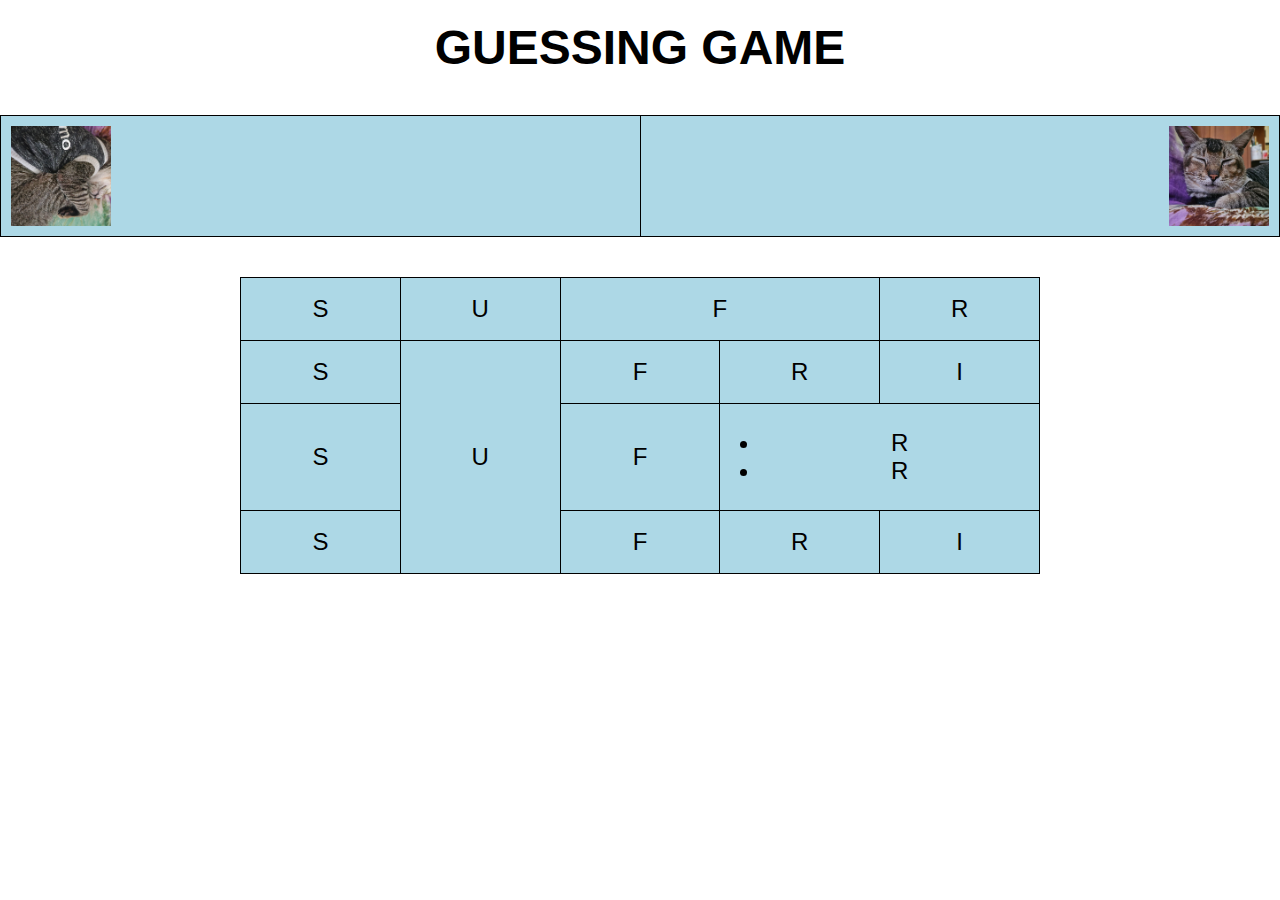
<file: Desktop/SEM 4/SSE3308-2 Web Dev/Lab 1a/index.html>
<!DOCTYPE html>
<html lang="en">
<head>
    <meta charset="UTF-8">
    <meta name="viewport" content="width=device-width, initial-scale=1.0">
    <title>Guessing Game</title>
    <style>
        body {
            margin: 0;
            font-family: Arial, sans-serif;
            display: flex;
            flex-direction: column;
            align-items: center;
            min-height: 100vh;
            padding: 0;
        }
        h1 {
            font-size: 3em;
            text-align: center;
            margin: 20px 0;
        }
        .pictures-table {
            width: 100%;
            border-collapse: collapse;
            margin: 20px 0;
            background-color: #add8e6; /* Light blue color for the pictures table */
        }
        .pictures-table td {
            width: 50%;
            padding: 10px;
            border: 1px solid black;
            background-color: #add8e6; /* Light blue color for cells */
        }
        .pictures-table img {
            width: 100px;
            height: 100px;
            object-fit: cover;
        }
        .puzzle-table {
            border-collapse: collapse;
            margin: 20px 0;
            width: 100%;
            max-width: 800px;
            background-color: #add8e6;
        }
        .puzzle-table td {
            width: 20%;
            height: 60px;
            border: 1px solid black;
            text-align: center;
            font-size: 24px;
            background-color: #add8e6;
        }
    </style>
</head>
<body>
    <h1>GUESSING GAME</h1>
    <table class="pictures-table" align="center" border="1" cellspacing="0" cellpadding="10">
        <tr>
            <td width="1000" height="10">
                <a href="image/gimocurl.jpeg">
                    <img align="left" src="image/gimocurl.jpeg" width="100" height="100">
                </a>
            </td>
            <td width="1000" height="10">
                <a href="image/gimoosquint.jpeg">
                    <img align="right" src="image/gimoosquint.jpeg" width="100" height="100">
                </a>
            </td>
        </tr>
    </table>
    <table class="puzzle-table">
        <tr>
            <td>S</td>
            <td>U</td>
            <td colspan="2">F</td>
            <td>R</td>
        </tr>
        <tr>
            <td>S</td>
            <td rowspan="4">U</td>
            <td>F</td>
            <td>R</td>
            <td>I</td>
        </tr>
        <tr>
            <td rowspan="2">S</td>
            <td rowspan="2">F</td>
            <td colspan="2"><ul>
                <li>R</li>
                <li>R</li>
              </ul>
            </td>
        </tr>
        <tr>
            </ul>
            </td>
        </tr>
        <tr>
            <td>S</td>
            <td>F</td>
            <td>R</td>
            <td>I</td>
        </tr>
    </table>
</body>
</html> 

<!-- --5x5 table: -->
<!-- row 1; S, U, F (takes 2 block merged),R -->
<!-- row 2; S, U (merge with bottom row until row 5), F, R, I -->
<!-- row 3; S (merge with bottom row one), f (merger with bottomm row until row 4), -->
<!-- row 4;  -->
<!-- row 5; S -->
</file>
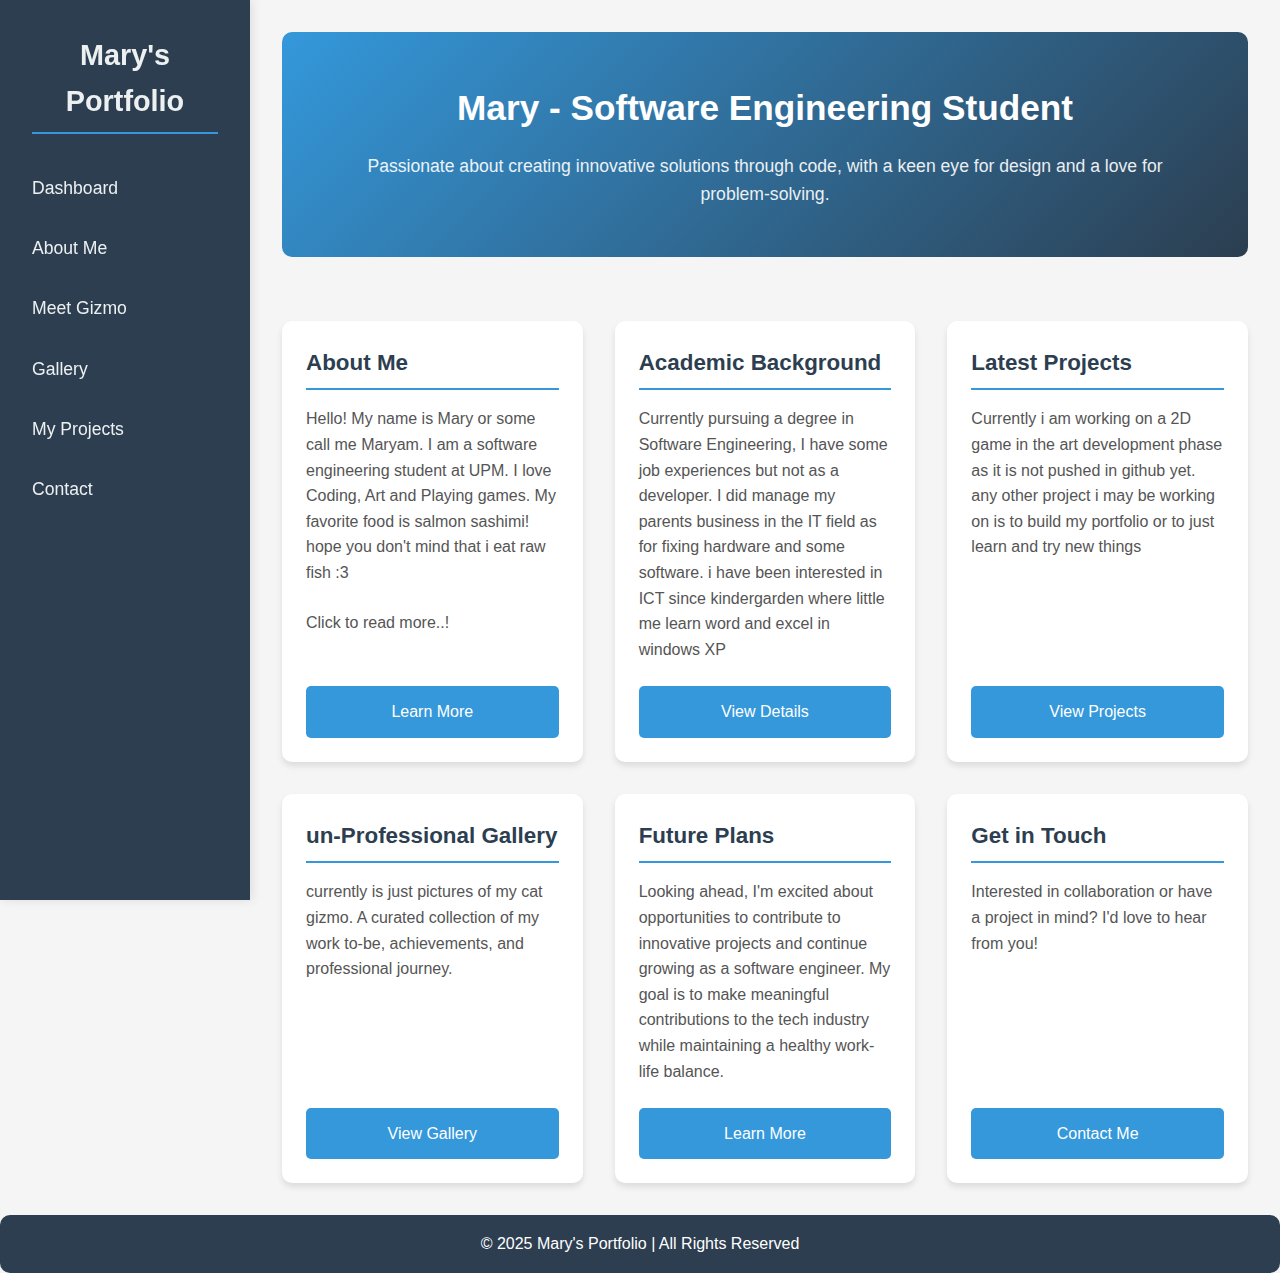
<file: Desktop/SEM 4/SSE3308-2 Web Dev/Lab 2/index.html>
<!DOCTYPE html>
<html lang="en">
<head>
    <meta charset="UTF-8">
    <meta name="viewport" content="width=device-width, initial-scale=1.0">
    <title>Mary's Portfolio - Software Engineering Student</title>
    <link rel="stylesheet" href="styles.css">
</head>
<body>
    <div class="sidebar">
        <h1>Mary's Portfolio</h1>
        <nav>
            <ul>
                <li><a href="index.html">Dashboard</a></li>
                <li><a href="about.html">About Me</a></li>
                <li><a href="gizmo.html">Meet Gizmo</a></li>
                <li><a href="gallery.html">Gallery</a></li>
                <li><a href="projects.html">My Projects</a></li>
                <li><a href="contact.html">Contact</a></li>
            </ul>
        </nav>
    </div>

    <div class="main-content">
        <div class="hero-section">
            <div class="hero-content">
                <h2>Mary - Software Engineering Student</h2>
                <p class="positioning-statement">Passionate about creating innovative solutions through code, with a keen eye for design and a love for problem-solving.</p>
            </div>
        </div>

        <div class="dashboard-grid">
            <div class="dashboard-card">
                <h3>About Me</h3>
                <p> Hello! My name is Mary or some call me Maryam. I am a software engineering student at UPM. I love Coding, Art and Playing games. My favorite food is salmon sashimi! hope you don't mind that i eat raw fish :3</p>
                <p> Click to read more..! </p>
                
                <a href="about.html" class="button">Learn More</a>
            </div>

            <div class="dashboard-card">
                <h3>Academic Background</h3>
                <p>Currently pursuing a degree in Software Engineering, I have some job experiences but not as a developer. I did manage my parents business in the IT field as for fixing hardware and some software. i have been interested in ICT since kindergarden where little me learn word and excel in windows XP </p>
                <a href="about.html#academic" class="button">View Details</a>
            </div>

            <div class="dashboard-card">
                <h3>Latest Projects</h3>
                <p>Currently i am working on a 2D game in the art development phase as it is not pushed in github yet. any other project i may be working on is to build my portfolio or to just learn and try new things</p>
                <a href="projects.html" class="button">View Projects</a>
            </div>

            <div class="dashboard-card">
                <h3>un-Professional Gallery</h3>
                <p>currently is just pictures of my cat gizmo. A curated collection of my work to-be, achievements, and professional journey.</p>
                <a href="gallery.html" class="button">View Gallery</a>
            </div>

            <div class="dashboard-card">
                <h3>Future Plans</h3>
                <p>Looking ahead, I'm excited about opportunities to contribute to innovative projects and continue growing as a software engineer. My goal is to make meaningful contributions to the tech industry while maintaining a healthy work-life balance.</p>
                <a href="about.html#future" class="button">Learn More</a>
            </div>

            <div class="dashboard-card">
                <h3>Get in Touch</h3>
                <p>Interested in collaboration or have a project in mind? I'd love to hear from you!</p>
                <a href="contact.html" class="button">Contact Me</a>
            </div>
        </div>
    </div>

    <footer>
        <p>&copy; 2025 Mary's Portfolio | All Rights Reserved</p>
    </footer>
</body>
</html>
</file>
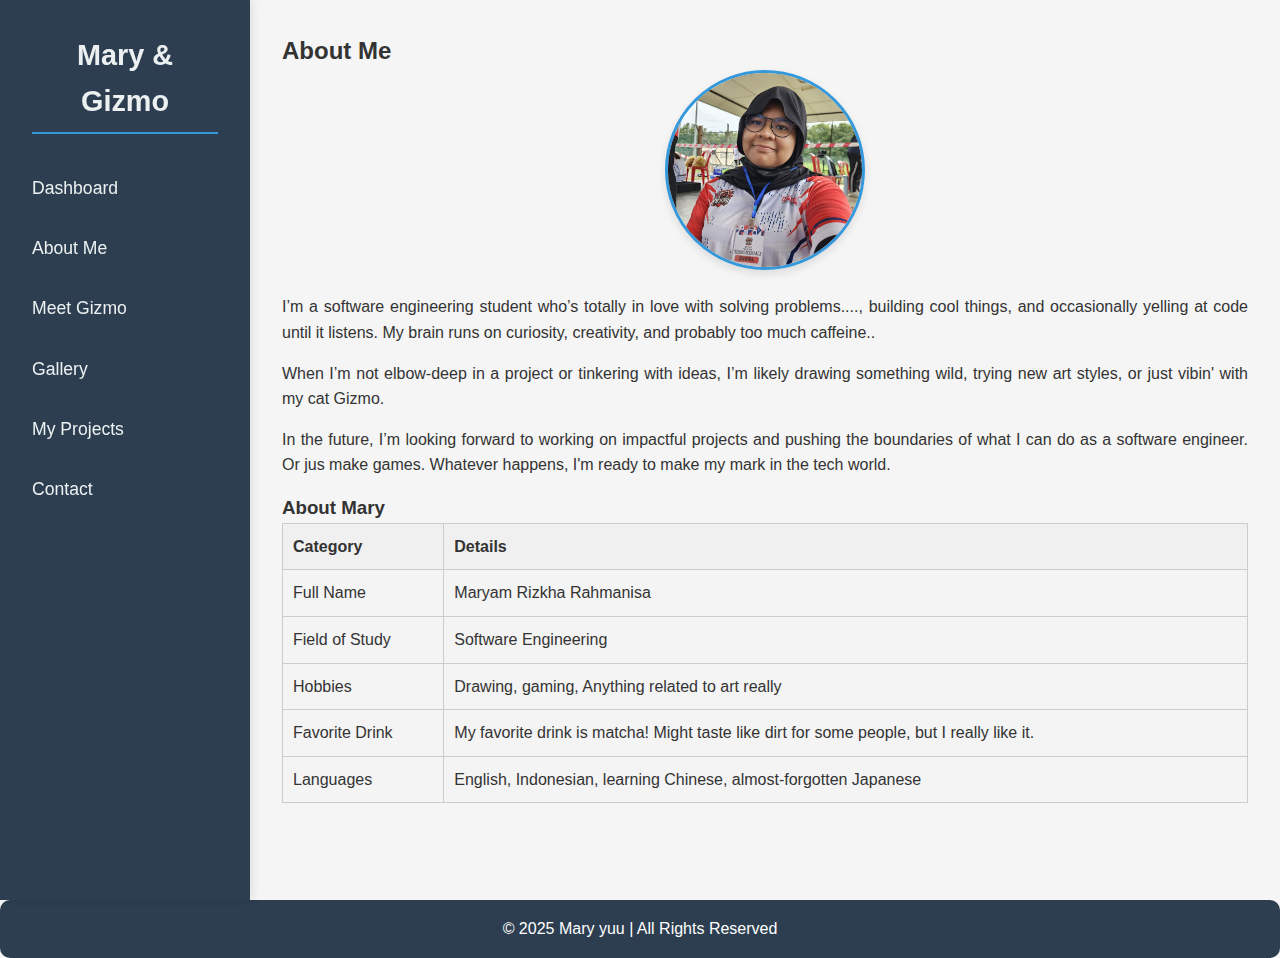
<file: Desktop/SEM 4/SSE3308-2 Web Dev/Lab 2/about.html>
<!DOCTYPE html>
<html lang="en">
<head>
    <meta charset="UTF-8">
    <meta name="viewport" content="width=device-width, initial-scale=1.0">
    <title>About Me - Mary & Gizmo</title>
    <link rel="stylesheet" href="styles.css">
</head>
<body>
    <div class="sidebar">
        <h1>Mary & Gizmo</h1>
        <nav>
            <ul>
                <li><a href="index.html">Dashboard</a></li>
                <li><a href="about.html">About Me</a></li>
                <li><a href="gizmo.html">Meet Gizmo</a></li>
                <li><a href="gallery.html">Gallery</a></li>
                <li><a href="projects.html">My Projects</a></li>
                <li><a href="contact.html">Contact</a></li>
            </ul>
        </nav>
    </div>

    <div class="main-content">
        <section id="about">
            <h2>About Me</h2>
            
            <div class="profile-section">
                <div class="profile-image">
                    <img src="image/Profile.jpeg" alt="Mary's Profile Picture">
                </div>
                
                <div class="profile-intro">
                    <p style="margin-bottom: 15px;">I’m a software engineering student who’s totally in love with solving problems...., building cool things, and occasionally yelling at code until it listens. My brain runs on curiosity, creativity, and probably too much caffeine..</p>
                    
                    <p style="margin-bottom: 15px;">When I’m not elbow-deep in a project or tinkering with ideas, I’m likely drawing something wild, trying new art styles, or just vibin' with my cat Gizmo.</p>
                    
                    <p style="margin-bottom: 15px;">In the future, I’m looking forward to working on impactful projects and pushing the boundaries of what I can do as a software engineer. Or jus make games. Whatever happens, I'm ready to make my mark in the tech world.</p>
                </div>
            </div>

            <div class="about-info">
                <h3>About Mary</h3>
                <table>
                    <tr>
                        <th>Category</th>
                        <th>Details</th>
                    </tr>
                    <tr>
                        <td>Full Name</td>
                        <td>Maryam Rizkha Rahmanisa</td>
                    </tr>
                    <tr>
                        <td>Field of Study</td>
                        <td>Software Engineering </td>
                    </tr>
                    <tr>
                        <td>Hobbies</td>
                        <td>Drawing, gaming, Anything related to art really</td>
                    </tr>
                    <tr>
                        <td>Favorite Drink</td>
                        <td>My favorite drink is matcha! Might taste like dirt for some people, but I really like it.</td>
                    </tr>
                    <tr>
                        <td>Languages</td>
                        <td>English, Indonesian, learning Chinese, almost-forgotten Japanese</td>
                    </tr>
                </table>
                
            </div>
        </section>
    </div>

    <footer>
        <p>&copy; 2025 Mary yuu | All Rights Reserved</p>
    </footer>
</body>
</html>
</file>
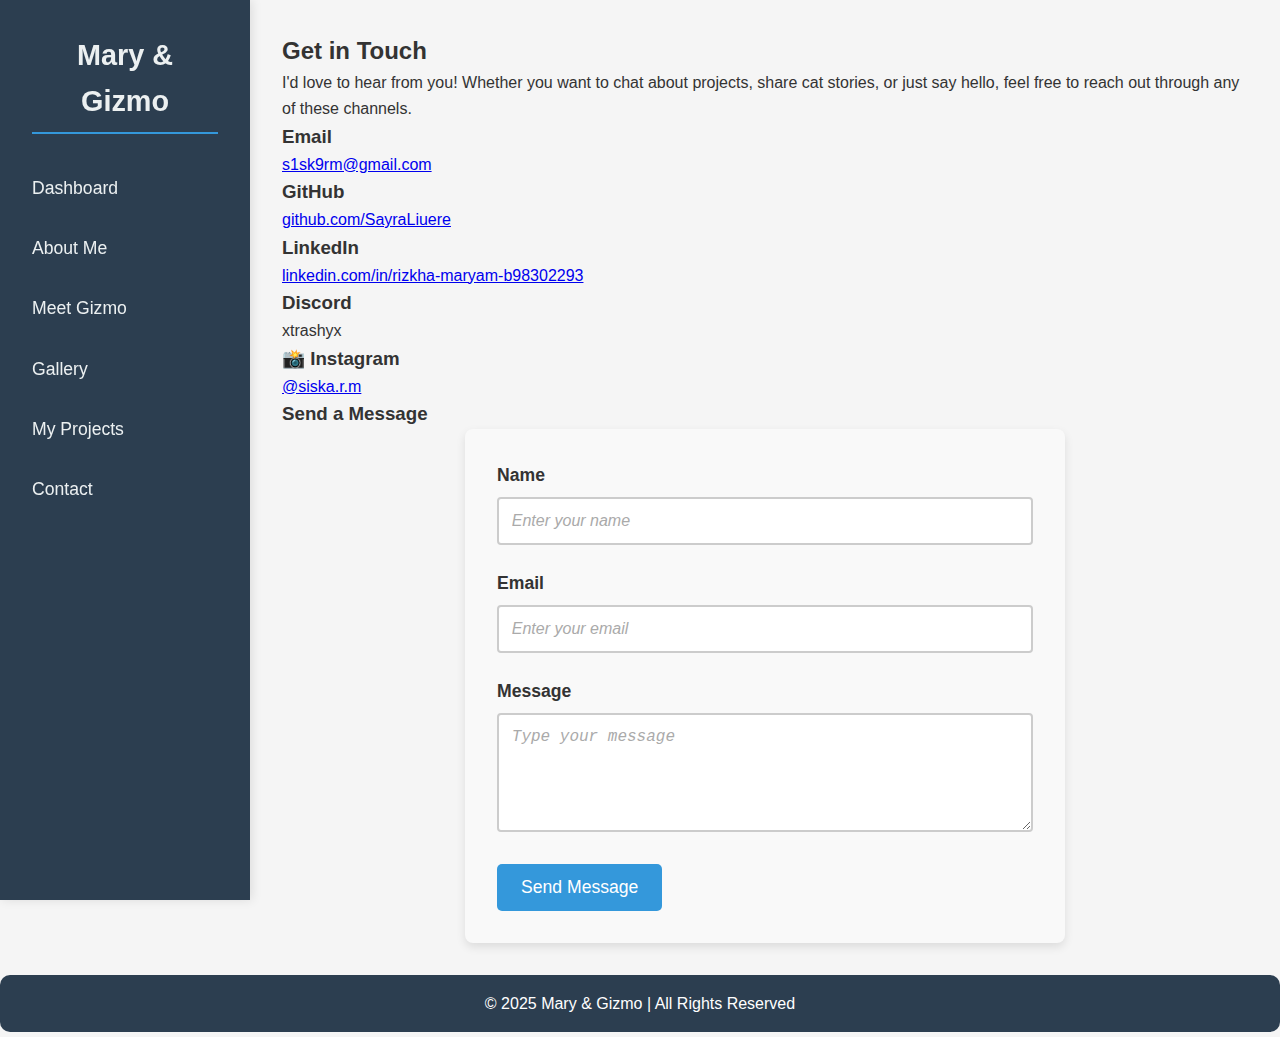
<file: Desktop/SEM 4/SSE3308-2 Web Dev/Lab 2/contact.html>
<!DOCTYPE html>
<html lang="en">
<head>
    <meta charset="UTF-8">
    <meta name="viewport" content="width=device-width, initial-scale=1.0">
    <title>Contact - Mary & Gizmo</title>
    <link rel="stylesheet" href="styles.css">
</head>
<body>
    <div class="sidebar">
        <h1>Mary & Gizmo</h1>
        <nav>
            <ul>
                <li><a href="index.html">Dashboard</a></li>
                <li><a href="about.html">About Me</a></li>
                <li><a href="gizmo.html">Meet Gizmo</a></li>
                <li><a href="gallery.html">Gallery</a></li>
                <li><a href="projects.html">My Projects</a></li>
                <li><a href="contact.html">Contact</a></li>
            </ul>
        </nav>
    </div>

    <div class="main-content">
        <section id="contact">
            <h2>Get in Touch</h2>
            <div class="contact-intro">
                <p>I'd love to hear from you! Whether you want to chat about projects, share cat stories, or just say hello, feel free to reach out through any of these channels.</p>
            </div>

            <div class="contact-info">
                <div class="contact-card">
                    <h3> Email</h3>
                    <p><a href="mailto:s1sk9rm@gmail.com">s1sk9rm@gmail.com</a></p>
                </div>

                <div class="contact-card">
                    <h3> GitHub</h3>
                    <p><a href="https://github.com/SayraLiuere" target="_blank">github.com/SayraLiuere</a></p>
                </div>

                <div class="contact-card">
                    <h3> LinkedIn</h3>
                    <p><a href="https://linkedin.com/in/rizkha-maryam-b98302293" target="_blank">linkedin.com/in/rizkha-maryam-b98302293</a></p>
                </div>

                <div class="contact-card">
                    <h3> Discord</h3>
                    <p>xtrashyx</p>
                </div>

                <div class="contact-card">
                    <h3>📸 Instagram</h3>
                    <p><a href="https://instagram.com/siska.r.m" target="_blank">@siska.r.m</a></p>
                </div>
            </div>

            <div class="contact-form">
                <h3>Send a Message</h3>
                <form>
                    <div class="form-group">
                        <label for="name">Name</label>
                        <input type="text" id="name" name="name" required placeholder="Enter your name">
                    </div>
                    <div class="form-group">
                        <label for="email">Email</label>
                        <input type="email" id="email" name="email" required placeholder="Enter your email">
                    </div>
                    <div class="form-group">
                        <label for="message">Message</label>
                        <textarea id="message" name="message" rows="5" required placeholder="Type your message"></textarea>
                    </div>
                    <button type="submit" class="button">Send Message</button>
                </form>
                
            </div>
        </section>
    </div>

    <footer>
        <p>&copy; 2025 Mary & Gizmo | All Rights Reserved</p>
    </footer>
</body>
</html>
</file>
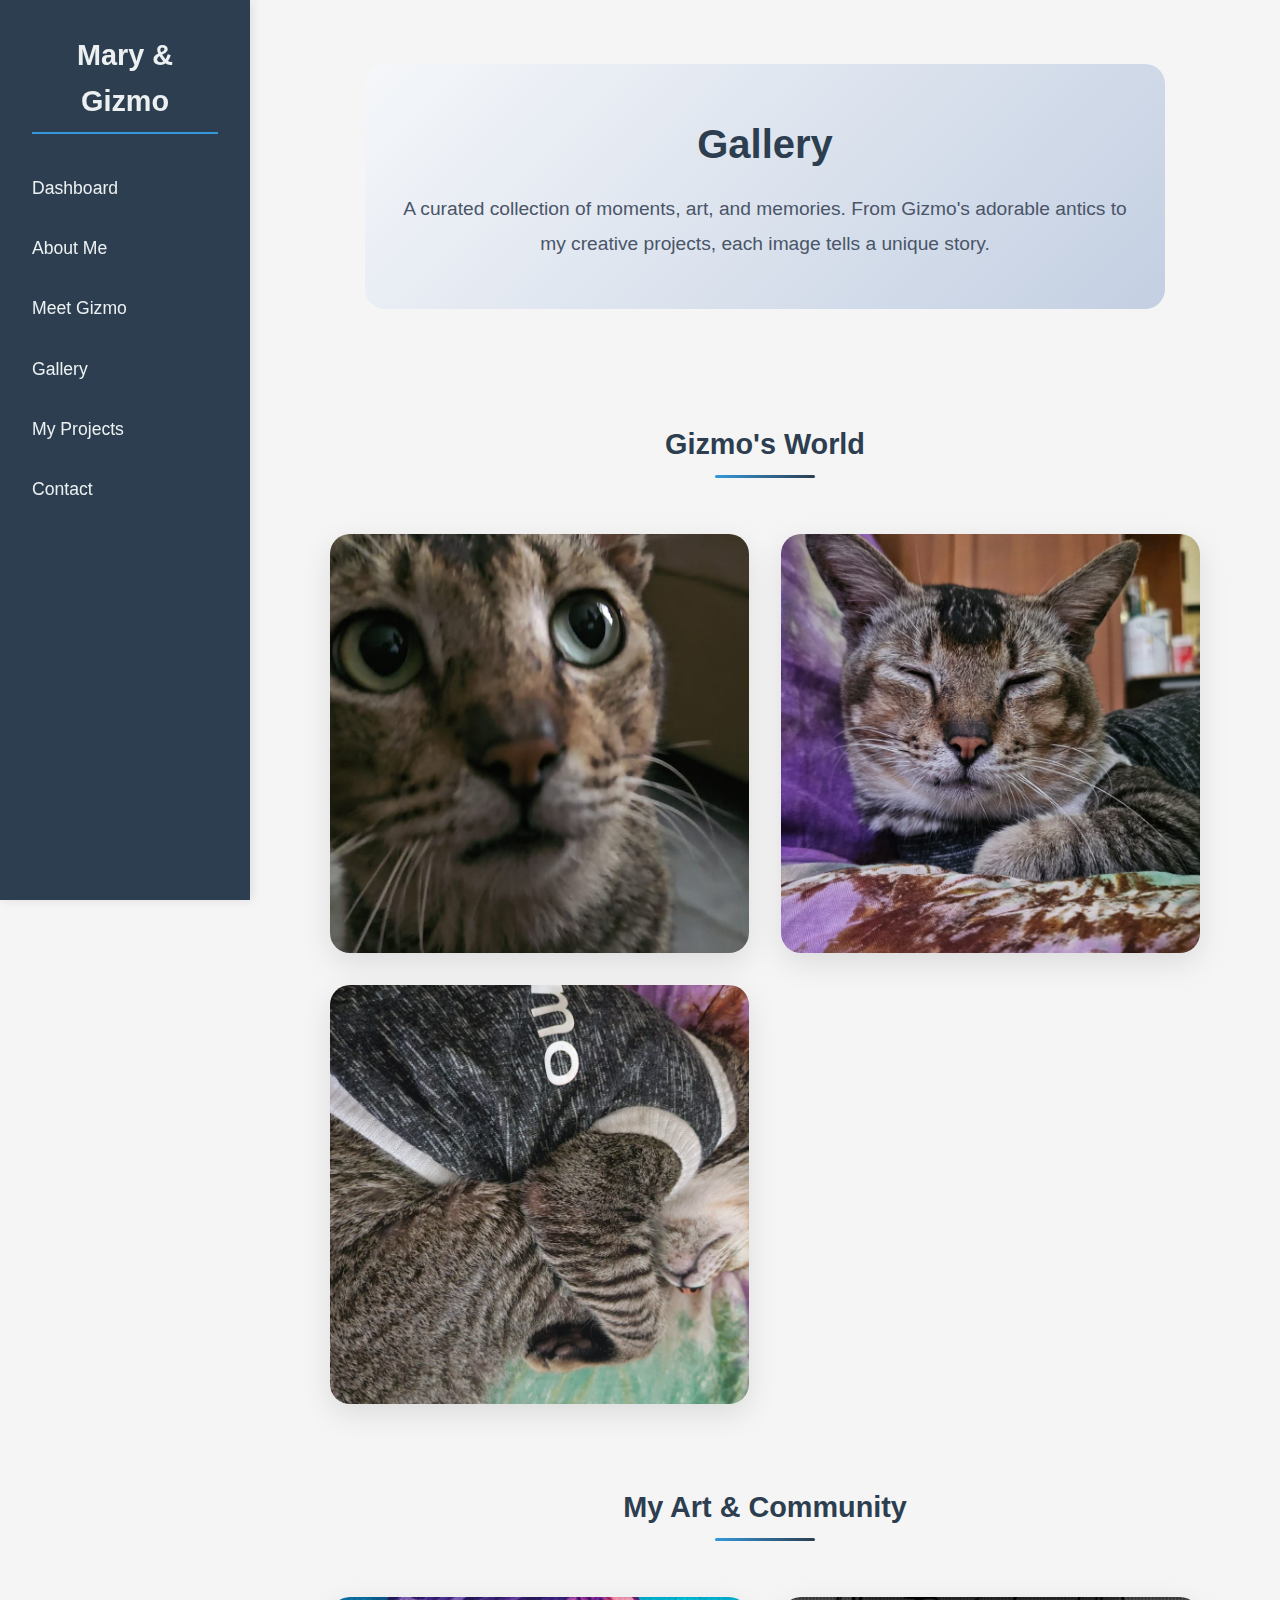
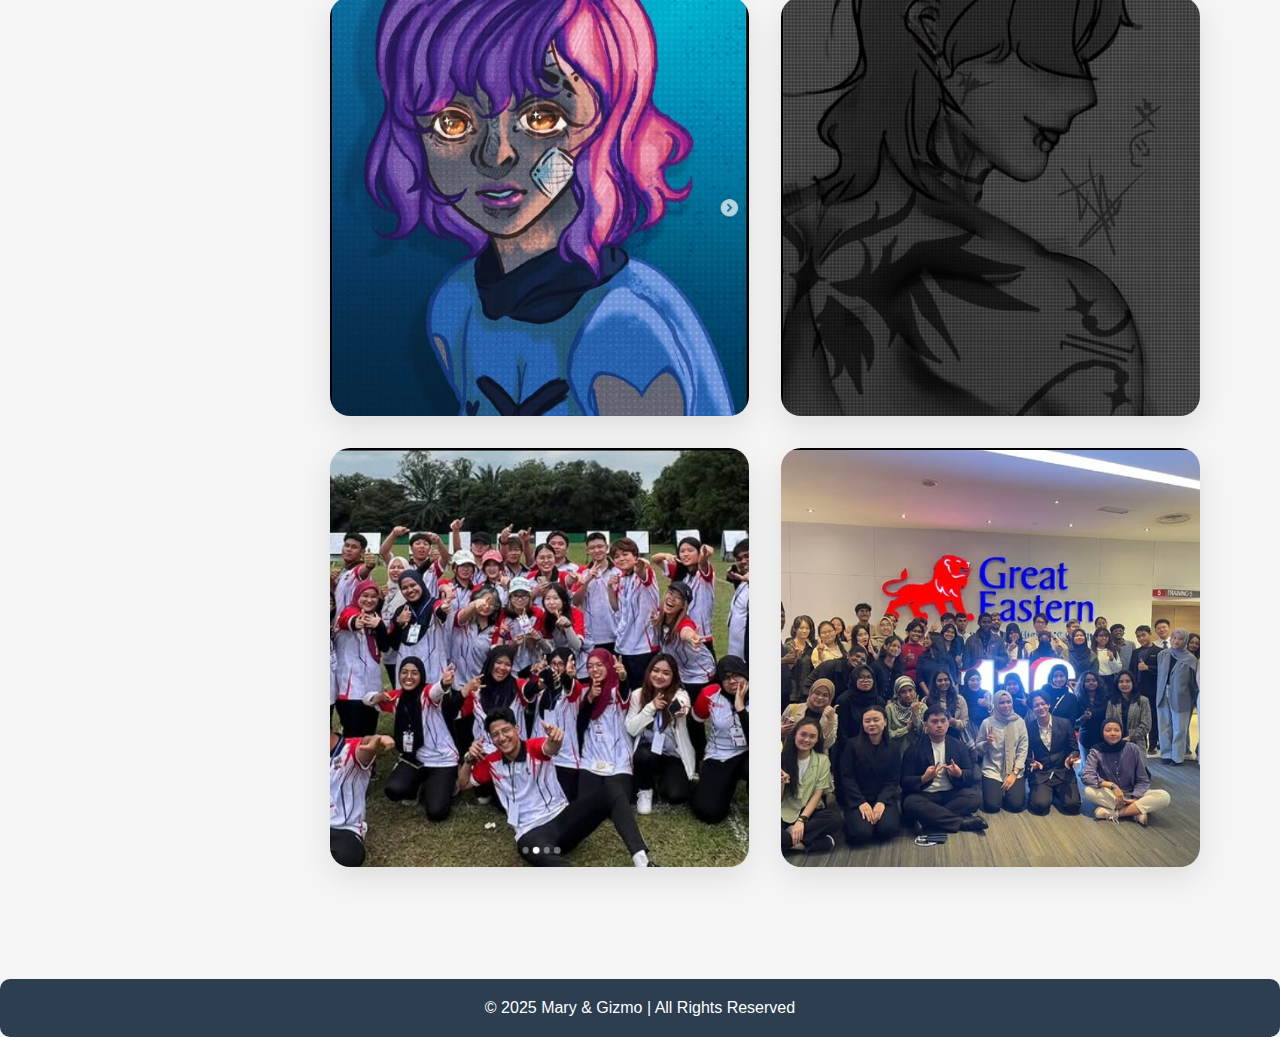
<file: Desktop/SEM 4/SSE3308-2 Web Dev/Lab 2/gallery.html>
<!DOCTYPE html>
<html lang="en">
<head>
    <meta charset="UTF-8">
    <meta name="viewport" content="width=device-width, initial-scale=1.0">
    <title>Gallery - Mary & Gizmo</title>
    <link rel="stylesheet" href="styles.css">
    <style>
        .gallery-container {
            max-width: 1400px;
            margin: 0 auto;
            padding: 2rem;
        }

        .gallery-intro {
            text-align: center;
            padding: 3rem 2rem;
            max-width: 800px;
            margin: 0 auto;
            background: linear-gradient(135deg, #f5f7fa 0%, #c3cfe2 100%);
            border-radius: 20px;
            margin-bottom: 3rem;
        }

        .gallery-intro h2 {
            font-size: 2.5rem;
            color: #2c3e50;
            margin-bottom: 1rem;
            font-weight: 600;
        }

        .gallery-intro p {
            font-size: 1.2rem;
            color: #4a5568;
            line-height: 1.8;
        }

        .gallery-grid {
            display: grid;
            grid-template-columns: repeat(auto-fit, minmax(300px, 1fr));
            gap: 2rem;
            padding: 1rem;
        }

        .gallery-item {
            position: relative;
            overflow: hidden;
            border-radius: 20px;
            box-shadow: 0 10px 30px rgba(0, 0, 0, 0.1);
            transition: all 0.4s cubic-bezier(0.4, 0, 0.2, 1);
            aspect-ratio: 1;
            background: #fff;
        }

        .gallery-item:hover {
            transform: translateY(-10px) scale(1.02);
            box-shadow: 0 20px 40px rgba(0, 0, 0, 0.15);
        }

        .gallery-item img {
            width: 100%;
            height: 100%;
            object-fit: cover;
            transition: transform 0.6s cubic-bezier(0.4, 0, 0.2, 1);
        }

        .gallery-item:hover img {
            transform: scale(1.1);
        }

        .gallery-caption {
            position: absolute;
            bottom: 0;
            left: 0;
            right: 0;
            background: linear-gradient(to top, rgba(0,0,0,0.8), transparent);
            color: white;
            padding: 2rem 1rem 1rem;
            transform: translateY(100%);
            transition: transform 0.4s cubic-bezier(0.4, 0, 0.2, 1);
            text-align: center;
        }

        .gallery-item:hover .gallery-caption {
            transform: translateY(0);
        }

        .gallery-caption p {
            margin: 0;
            font-size: 1.1rem;
            font-weight: 500;
            text-shadow: 1px 1px 3px rgba(0,0,0,0.3);
        }

        .category-title {
            grid-column: 1 / -1;
            text-align: center;
            margin: 3rem 0 1rem;
            color: #2c3e50;
            font-size: 1.8rem;
            font-weight: 600;
            position: relative;
        }

        .category-title::after {
            content: '';
            display: block;
            width: 100px;
            height: 3px;
            background: linear-gradient(to right, #3498db, #2c3e50);
            margin: 0.5rem auto;
            border-radius: 3px;
        }

        @media (max-width: 768px) {
            .gallery-grid {
                grid-template-columns: 1fr;
                gap: 1.5rem;
                padding: 0.5rem;
            }

            .gallery-intro {
                padding: 2rem 1rem;
                margin-bottom: 2rem;
            }

            .gallery-intro h2 {
                font-size: 2rem;
            }
        }
    </style>
</head>
<body>
    <div class="sidebar">
        <h1>Mary & Gizmo</h1>
        <nav>
            <ul>
                <li><a href="index.html">Dashboard</a></li>
                <li><a href="about.html">About Me</a></li>
                <li><a href="gizmo.html">Meet Gizmo</a></li>
                <li><a href="gallery.html">Gallery</a></li>
                <li><a href="projects.html">My Projects</a></li>
                <li><a href="contact.html">Contact</a></li>
            </ul>
        </nav>
    </div>

    <div class="main-content">
        <div class="gallery-container">
            <div class="gallery-intro">
                <h2>Gallery</h2>
                <p>A curated collection of moments, art, and memories. From Gizmo's adorable antics to my creative projects, each image tells a unique story.</p>
            </div>

            <div class="gallery-grid">
                <h3 class="category-title">Gizmo's World</h3>
                <div class="gallery-item">
                    <img src="image/gimohuh.jpeg" alt="Gizmo's curious face">
                    <div class="gallery-caption">
                        <p>Gizmo's curious face</p>
                    </div>
                </div>
                <div class="gallery-item">
                    <img src="image/gimoosquint.jpeg" alt="Gizmo Squinting">
                    <div class="gallery-caption">
                        <p>Gizmo's squinty eyes</p>
                    </div>
                </div>
                <div class="gallery-item">
                    <img src="image/gimocurl.jpeg" alt="Gizmo Curled Up">
                    <div class="gallery-caption">
                        <p>Gizmo taking a cozy nap</p>
                    </div>
                </div>

                <h3 class="category-title">My Art & Community</h3>
                <div class="gallery-item">
                    <img src="image/art1.jpg" alt="Art Project 1">
                    <div class="gallery-caption">
                        <p>Creative Expression - One of my favorite</p>
                    </div>
                </div>
                <div class="gallery-item">
                    <img src="image/art2.jpg" alt="Art Project 2">
                    <div class="gallery-caption">
                        <p>Artistic Journey - Exploring new techniques and styles black and white</p>
                    </div>
                </div>
                <div class="gallery-item">
                    <img src="image/arch1.jpg" alt="Archery Project">
                    <div class="gallery-caption">
                        <p>FUN Archery </p>
                    </div>
                </div>
                <div class="gallery-item">
                    <img src="image/Takaful.jpg" alt="Great Eastern Takaful Project">
                    <div class="gallery-caption">
                        <p>Project Takaful view what they do</p>
                    </div>
                </div>
            </div>
        </div>
    </div>

    <footer>
        <p>&copy; 2025 Mary & Gizmo | All Rights Reserved</p>
    </footer>
</body>
</html>
</file>
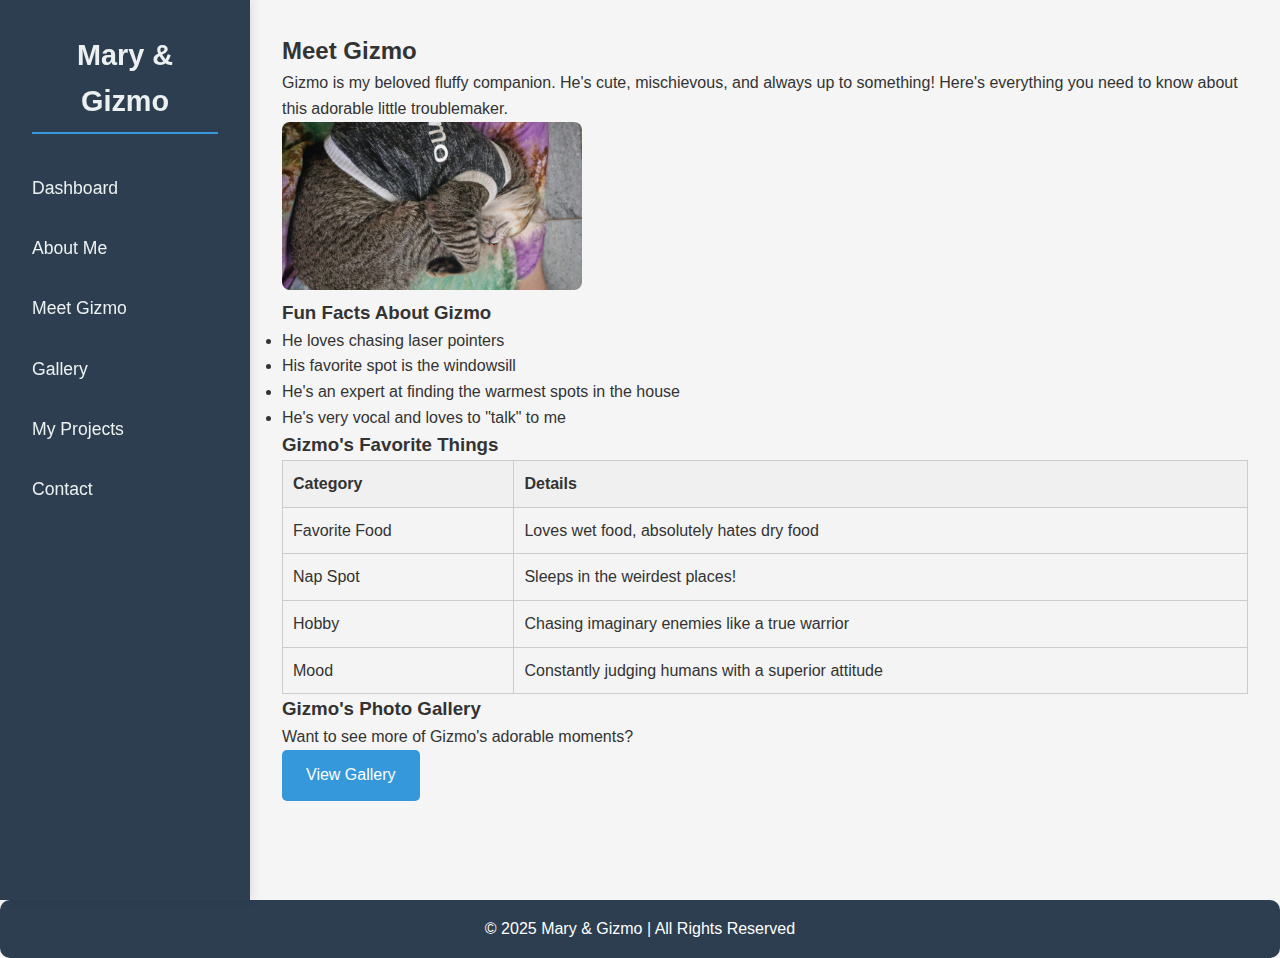
<file: Desktop/SEM 4/SSE3308-2 Web Dev/Lab 2/gizmo.html>
<!DOCTYPE html>
<html lang="en">
<head>
    <meta charset="UTF-8">
    <meta name="viewport" content="width=device-width, initial-scale=1.0">
    <title>Meet Gizmo - Mary & Gizmo</title>
    <link rel="stylesheet" href="styles.css">
</head>
<body>
    <div class="sidebar">
        <h1>Mary & Gizmo</h1>
        <nav>
            <ul>
                <li><a href="index.html">Dashboard</a></li>
                <li><a href="about.html">About Me</a></li>
                <li><a href="gizmo.html">Meet Gizmo</a></li>
                <li><a href="gallery.html">Gallery</a></li>
                <li><a href="projects.html">My Projects</a></li>
                <li><a href="contact.html">Contact</a></li>
            </ul>
        </nav>
    </div>

    <div class="main-content">
        <section id="gizmo">
            <h2>Meet Gizmo</h2>
            <div class="gizmo-intro">
                <p>Gizmo is my beloved fluffy companion. He's cute, mischievous, and always up to something! Here's everything you need to know about this adorable little troublemaker.</p>
                <div class="center-image">
                    <img src="image/gimocurl.jpeg" alt="Gizmo the cat" width="300">
                </div>
            </div>

            <div class="gizmo-info">
                <h3>Fun Facts About Gizmo</h3>
                <ul>
                    <li>He loves chasing laser pointers</li>
                    <li>His favorite spot is the windowsill</li>
                    <li>He's an expert at finding the warmest spots in the house</li>
                    <li>He's very vocal and loves to "talk" to me</li>
                </ul>
            </div>

            <div class="gizmo-favorites">
                <h3>Gizmo's Favorite Things</h3>
                <table>
                    <tr>
                        <th>Category</th>
                        <th>Details</th>
                    </tr>
                    <tr>
                        <td>Favorite Food</td>
                        <td>Loves wet food, absolutely hates dry food </td>
                    </tr>
                    <tr>
                        <td>Nap Spot</td>
                        <td>Sleeps in the weirdest places! </td>
                    </tr>
                    <tr>
                        <td>Hobby</td>
                        <td>Chasing imaginary enemies like a true warrior </td>
                    </tr>
                    <tr>
                        <td>Mood</td>
                        <td>Constantly judging humans with a superior attitude </td>
                    </tr>
                </table>
            </div>

            <div class="gallery-preview">
                <h3>Gizmo's Photo Gallery</h3>
                <p>Want to see more of Gizmo's adorable moments?</p>
                <a href="gallery.html" class="button">View Gallery</a>
            </div>
        </section>
    </div>

    <footer>
        <p>&copy; 2025 Mary & Gizmo | All Rights Reserved</p>
    </footer>
</body>
</html>
</file>
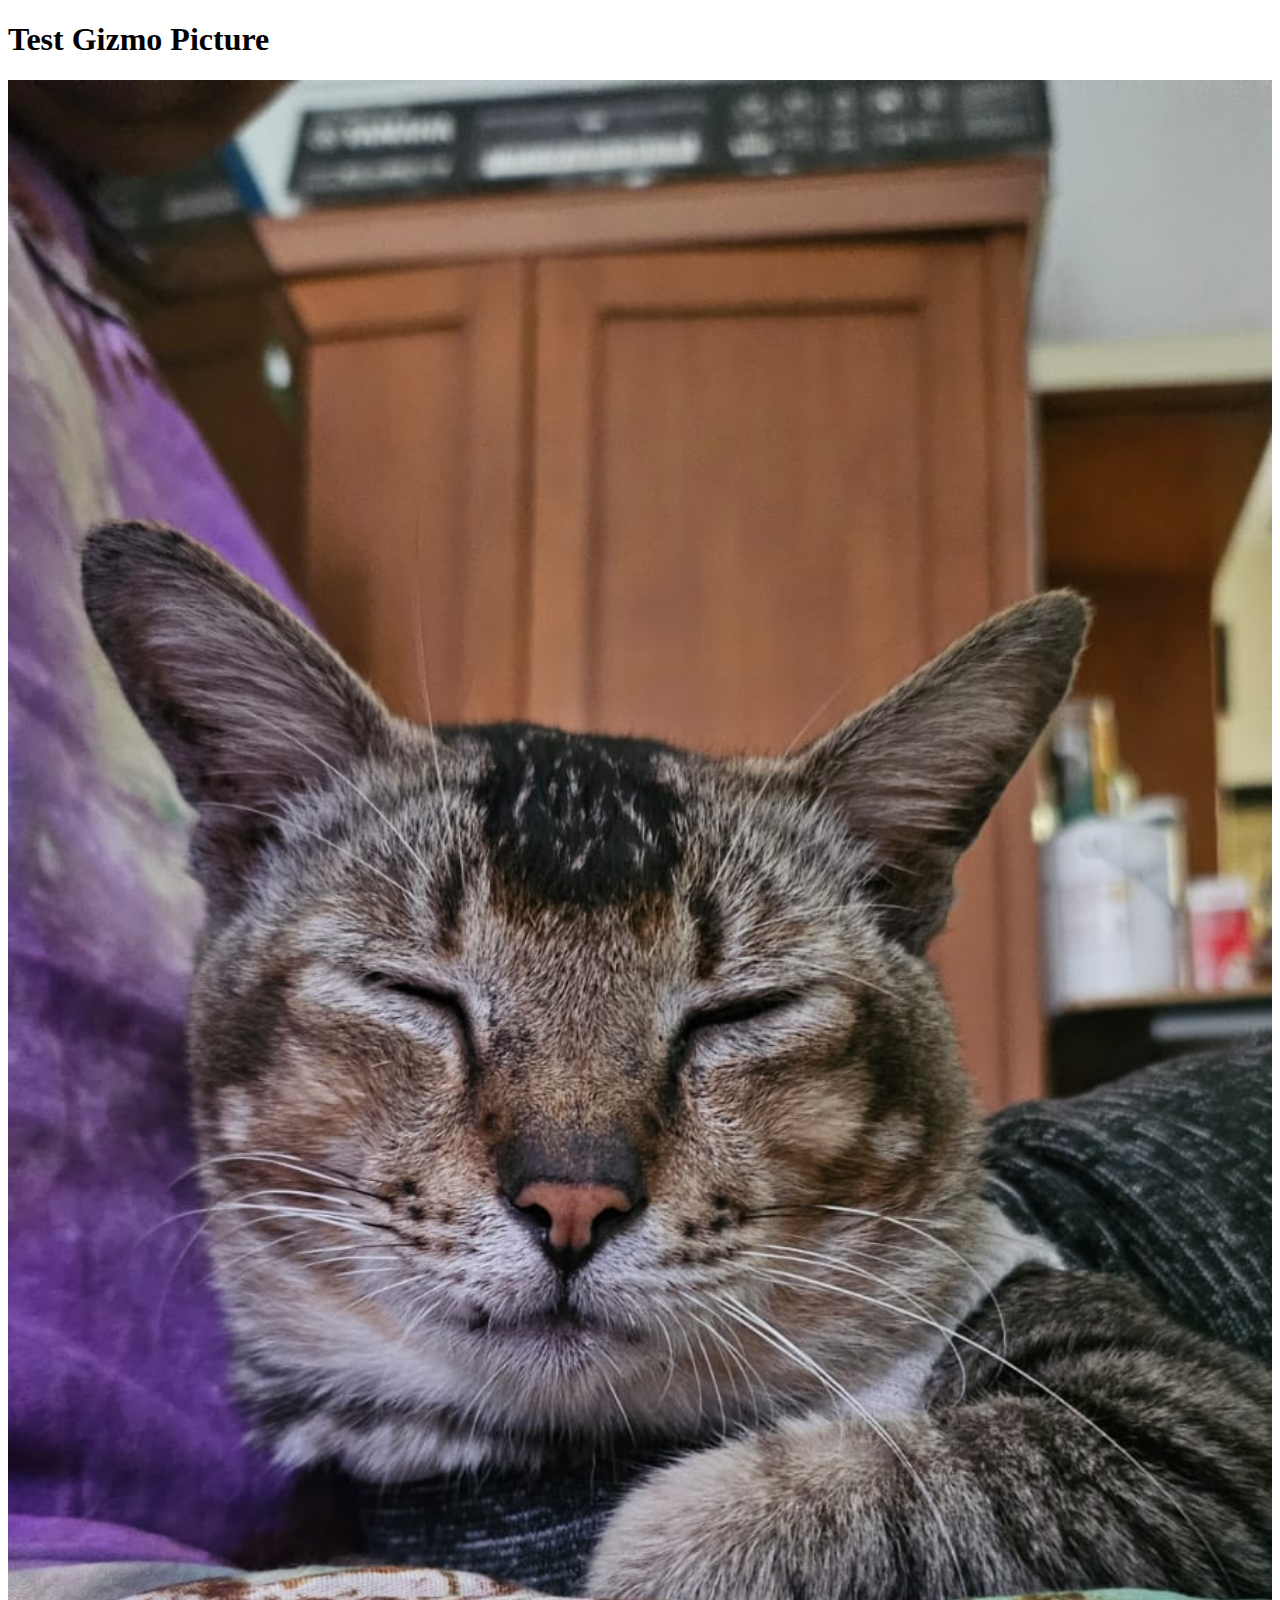
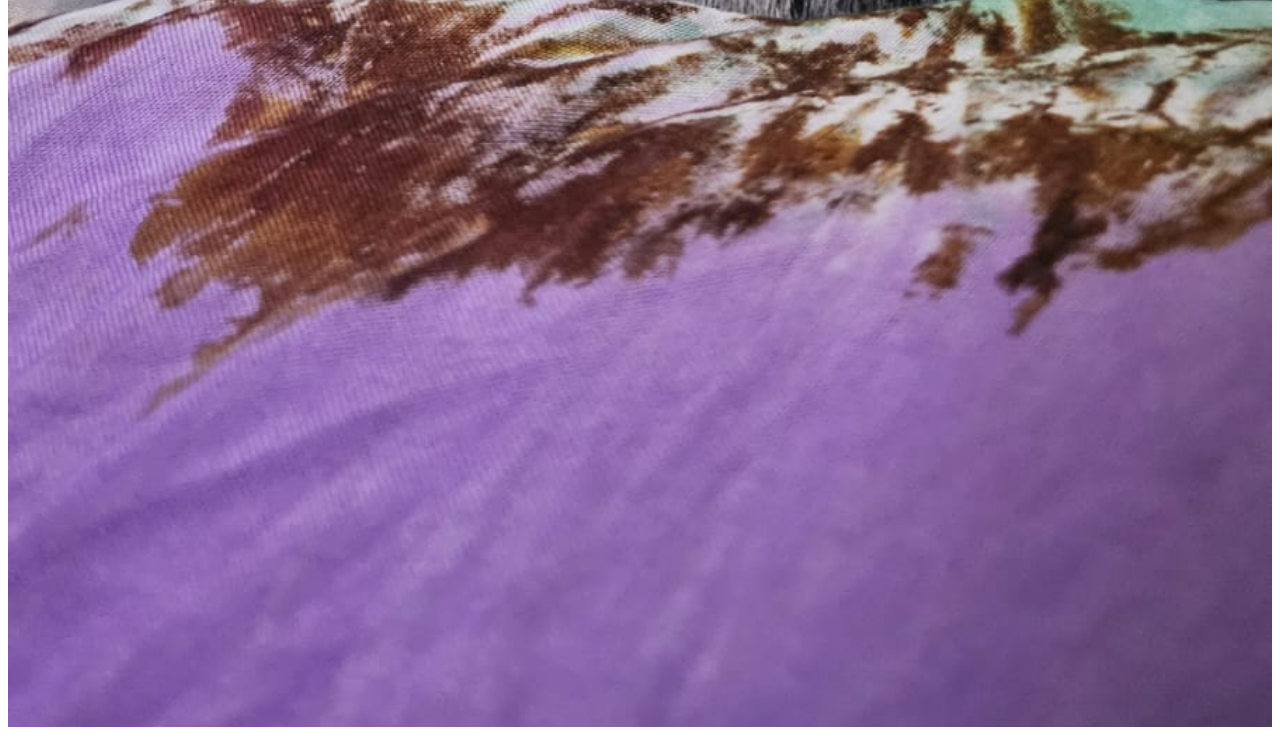
<file: Desktop/SEM 4/SSE3308-2 Web Dev/Lab 2/omg.html>
<!DOCTYPE html>
<html lang="en">
<head>
    <meta charset="UTF-8">
    <meta name="viewport" content="width=device-width, initial-scale=1.0">
    <title>Display Gizmo</title>
</head>
<body>
    <h1>Test Gizmo Picture</h1>
    <img src="image/gimoosquint.jpeg" alt="Gizmo" style="width: 100%; height: auto;">
</body>
</html>
</file>
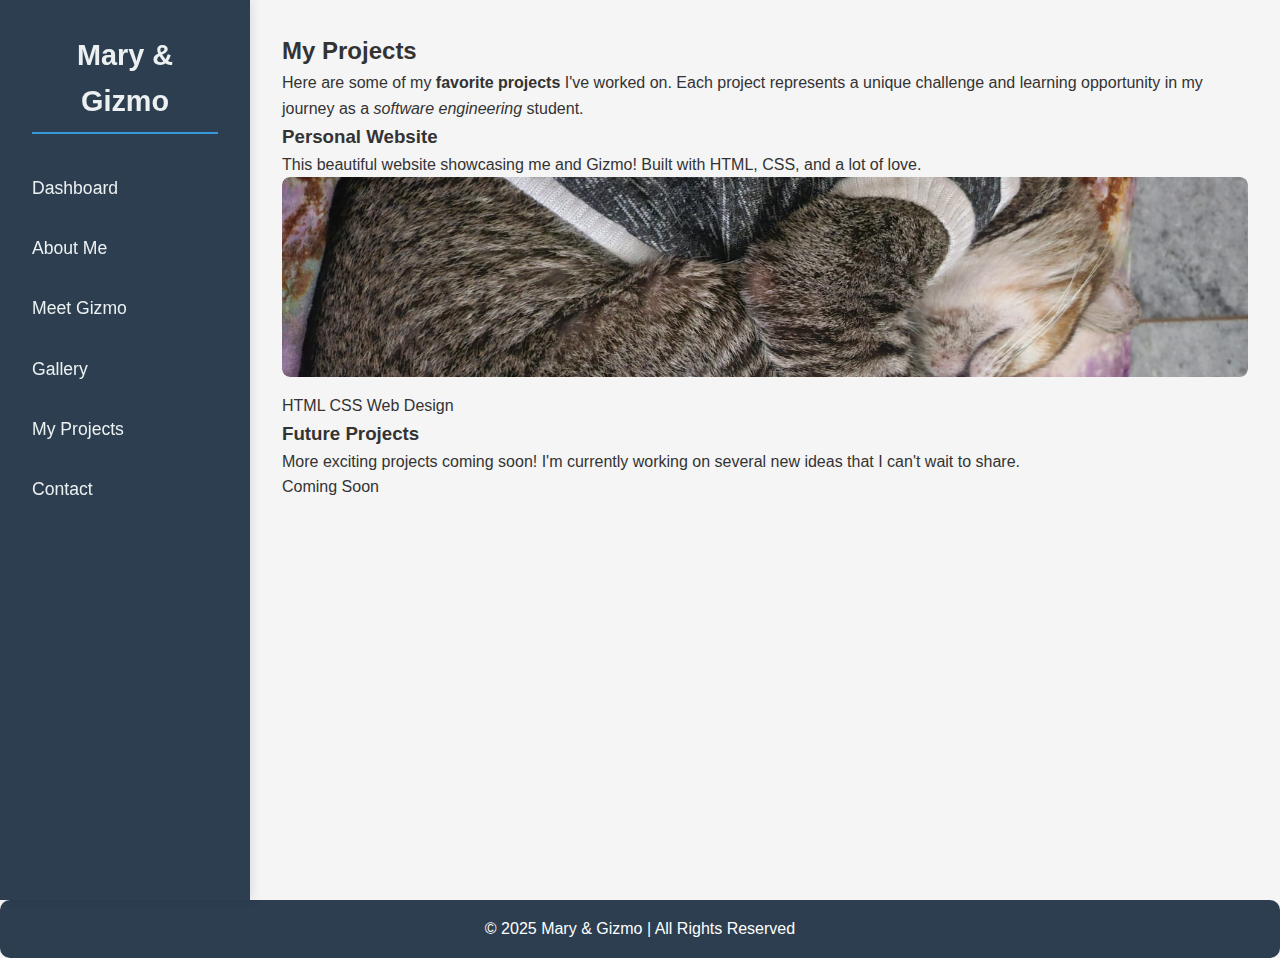
<file: Desktop/SEM 4/SSE3308-2 Web Dev/Lab 2/projects.html>
<!DOCTYPE html>
<html lang="en">
<head>
    <meta charset="UTF-8">
    <meta name="viewport" content="width=device-width, initial-scale=1.0">
    <title>My Projects - Mary & Gizmo</title>
    <link rel="stylesheet" href="styles.css">
</head>
<body>
    <div class="sidebar">
        <h1>Mary & Gizmo</h1>
        <nav>
            <ul>
                <li><a href="index.html">Dashboard</a></li>
                <li><a href="about.html">About Me</a></li>
                <li><a href="gizmo.html">Meet Gizmo</a></li>
                <li><a href="gallery.html">Gallery</a></li>
                <li><a href="projects.html">My Projects</a></li>
                <li><a href="contact.html">Contact</a></li>
            </ul>
        </nav>
    </div>

    <div class="main-content">
        <section id="projects">
            <h2>My Projects</h2>
            <div class="projects-intro">
                <p>Here are some of my <strong>favorite projects</strong> I've worked on. Each project represents a unique challenge and learning opportunity in my journey as a <em>software engineering</em> student.</p>
            </div>

            <div class="projects-grid">
                <div class="project-card">
                    <h3>Personal Website</h3>
                    <p>This beautiful website showcasing me and Gizmo! Built with HTML, CSS, and a lot of love.</p>
                    <div class="project-image">
                        <a href="index.html">
                            <img src="image/gimocurl.jpeg" alt="Website Preview">
                        </a>
                    </div>
                    <div class="project-tech">
                        <span class="tech-tag">HTML</span>
                        <span class="tech-tag">CSS</span>
                        <span class="tech-tag">Web Design</span>
                    </div>
                </div>

                <div class="project-card">
                    <h3>Future Projects</h3>
                    <p>More exciting projects coming soon! I'm currently working on several new ideas that I can't wait to share.</p>
                    <div class="project-tech">
                        <span class="tech-tag">Coming Soon</span>
                    </div>
                </div>
            </div>
        </section>
    </div>

    <footer>
        <p>&copy; 2025 Mary & Gizmo | All Rights Reserved</p>
    </footer>
</body>
</html>
</file>
<file: Desktop/SEM 4/SSE3308-2 Web Dev/Lab 2/styles.css>
/* Reset and base styles */
* {
    margin: 0;
    padding: 0;
    box-sizing: border-box;
}

body {
    font-family: 'Segoe UI', Tahoma, Geneva, Verdana, sans-serif;
    line-height: 1.6;
    color: #333;
    background-color: #f5f5f5;
    display: flex;
    min-height: 100vh;
    flex-direction: column;
}

/* Sidebar styles */
.sidebar {
    width: 250px;
    background-color: #2c3e50;
    color: white;
    padding: 2rem;
    position: fixed;
    height: 100vh;
    box-shadow: 2px 0 10px rgba(0, 0, 0, 0.1);
    z-index: 1000;
}

.sidebar h1 {
    font-size: 1.8rem;
    margin-bottom: 2rem;
    color: #ecf0f1;
    border-bottom: 2px solid #3498db;
    padding-bottom: 0.5rem;
    text-align: center;
}

.sidebar nav ul {
    list-style: none;
}

.sidebar nav ul li {
    margin-bottom: 1rem;
}

.sidebar nav ul li a {
    color: #ecf0f1;
    text-decoration: none;
    font-size: 1.1rem;
    transition: color 0.3s ease;
    display: block;
    padding: 0.5rem 0;
}

.sidebar nav ul li a:hover {
    color: #3498db;
}

/* Main content styles */
.main-content {
    margin-left: 250px;
    padding: 2rem;
    flex: 1;
    min-height: 100vh;
    display: flex;
    flex-direction: column;
}

/* Hero section */
.hero-section {
    background: linear-gradient(135deg, #3498db, #2c3e50);
    color: white;
    padding: 3rem 2rem;
    border-radius: 10px;
    margin-bottom: 2rem;
    text-align: center;
}

.hero-content h2 {
    font-size: 2.2rem;
    margin-bottom: 1rem;
}

.positioning-statement {
    font-size: 1.1rem;
    max-width: 800px;
    margin: 0 auto;
    opacity: 0.9;
}

/* Dashboard grid */
.dashboard-grid {
    display: grid;
    grid-template-columns: repeat(auto-fit, minmax(300px, 1fr));
    gap: 2rem;
    margin-top: 2rem;
    flex: 1;
}

.dashboard-card {
    background: white;
    padding: 1.5rem;
    border-radius: 10px;
    box-shadow: 0 4px 6px rgba(0, 0, 0, 0.1);
    transition: transform 0.3s ease, box-shadow 0.3s ease;
    display: flex;
    flex-direction: column;
}

.dashboard-card:hover {
    transform: translateY(-5px);
    box-shadow: 0 6px 12px rgba(0, 0, 0, 0.15);
}

.dashboard-card h3 {
    color: #2c3e50;
    margin-bottom: 1rem;
    font-size: 1.4rem;
    border-bottom: 2px solid #3498db;
    padding-bottom: 0.5rem;
}

.dashboard-card p {
    margin-bottom: 1.5rem;
    color: #555;
    flex: 1;
}

.profile-intro p {
    margin-bottom: 15px; /* Adds space between paragraphs */
    text-align: justify; /* Justifies the text */
}


/* Button styles */
.button {
    display: inline-block;
    background-color: #3498db;
    color: white;
    padding: 0.8rem 1.5rem;
    border-radius: 5px;
    text-decoration: none;
    transition: background-color 0.3s ease;
    font-weight: 500;
    text-align: center;
    margin-top: auto;
}

.button:hover {
    background-color: #2980b9;
}

/* Footer styles */
footer {
    background-color: #2c3e50;
    color: white;
    text-align: center;
    padding: 1rem;
    margin-top: auto;
    border-radius: 10px;
}

/* Responsive design */
@media (max-width: 768px) {
    .sidebar {
        width: 100%;
        height: auto;
        position: relative;
        padding: 1rem;
    }

    .sidebar h1 {
        font-size: 1.5rem;
        margin-bottom: 1rem;
    }

    .main-content {
        margin-left: 0;
        padding: 1rem;
    }

    .dashboard-grid {
        grid-template-columns: 1fr;
    }

    .hero-section {
        padding: 2rem 1rem;
    }

    .hero-content h2 {
        font-size: 1.8rem;
    }
}

/* Animation for cards */
@keyframes fadeIn {
    from {
        opacity: 0;
        transform: translateY(20px);
    }
    to {
        opacity: 1;
        transform: translateY(0);
    }
}

.dashboard-card {
    animation: fadeIn 0.5s ease-out forwards;
}

/* Add delay to each card */
.dashboard-card:nth-child(1) { animation-delay: 0.1s; }
.dashboard-card:nth-child(2) { animation-delay: 0.2s; }
.dashboard-card:nth-child(3) { animation-delay: 0.3s; }
.dashboard-card:nth-child(4) { animation-delay: 0.4s; }
.dashboard-card:nth-child(5) { animation-delay: 0.5s; }
.dashboard-card:nth-child(6) { animation-delay: 0.6s; }

/* Image styles */
img {
    max-width: 100%;
    height: auto;
    border-radius: 8px;
    object-fit: cover;
    transition: transform 0.3s ease, box-shadow 0.3s ease;
}

.profile-image {
    width: 200px;
    height: 200px;
    border-radius: 50%;
    margin: 0 auto 1.5rem;
    overflow: hidden;
    box-shadow: 0 4px 8px rgba(0, 0, 0, 0.1);
    border: 3px solid #3498db;
}

.profile-image img {
    width: 100%;
    height: 100%;
    object-fit: cover;
}

.project-image {
    width: 100%;
    height: 200px;
    margin-bottom: 1rem;
    overflow: hidden;
    border-radius: 8px;
}

.project-image img {
    width: 100%;
    height: 100%;
    object-fit: cover;
}

.gallery-grid {
    display: grid;
    grid-template-columns: repeat(auto-fit, minmax(250px, 1fr));
    gap: 1.5rem;
    margin: 2rem 0;
}

.gallery-item {
    position: relative;
    overflow: hidden;
    border-radius: 8px;
    box-shadow: 0 4px 8px rgba(0, 0, 0, 0.1);
    transition: transform 0.3s ease, box-shadow 0.3s ease;
}

.gallery-item:hover {
    transform: translateY(-5px);
    box-shadow: 0 8px 16px rgba(0, 0, 0, 0.15);
}

.gallery-image {
    width: 100%;
    height: 200px;
    overflow: hidden;
    border-radius: 8px;
}

.gallery-image img {
    width: 100%;
    height: 100%;
    object-fit: cover;
    transition: transform 0.3s ease;
}

.gallery-item:hover .gallery-image img {
    transform: scale(1.05);
}

.gallery-caption {
    padding: 1rem;
    background: white;
    position: absolute;
    bottom: 0;
    left: 0;
    right: 0;
    transform: translateY(100%);
    transition: transform 0.3s ease;
    text-align: center;
}

.gallery-item:hover .gallery-caption {
    transform: translateY(0);
}

.gallery-caption p {
    margin: 0;
    color: #2c3e50;
    font-size: 0.9rem;
}

/* Responsive adjustments */
@media (max-width: 768px) {
    .gallery-grid {
        grid-template-columns: repeat(auto-fit, minmax(200px, 1fr));
        gap: 1rem;
    }

    .gallery-image {
        height: 180px;
    }
}

/* Hover effects */
img:hover {
    transform: scale(1.02);
    box-shadow: 0 6px 12px rgba(0, 0, 0, 0.15);
}

/* Responsive image adjustments */
@media (max-width: 768px) {
    .profile-image {
        width: 150px;
        height: 150px;
    }

    .project-image,
    .gallery-image {
        height: 180px;
    }
}

/* Table grid */
table {
    width: 100%;
    border-collapse: collapse; /* Merges the borders of cells */
    background-color: #f4f4f4; /* Background color of the table */
}

th, td {
    border: 1px solid #ccc; /* Adds a border to table cells */
    padding: 10px; /* Adds padding inside each cell */
    text-align: left; /* Aligns text to the left */
}

th {
    background-color: #f0f0f0; /* Background color for the header */
    font-weight: bold;
}

/* form box in contact */
/* General Form Styling */
form {
    width: 100%;
    max-width: 600px;
    margin: 0 auto;
    padding: 2rem;
    background-color: #f9f9f9;
    border-radius: 8px;
    box-shadow: 0 4px 10px rgba(0, 0, 0, 0.1);
}

.form-group {
    margin-bottom: 1.5rem;
}

label {
    display: block;
    font-size: 1.1rem;
    font-weight: bold;
    color: #333;
    margin-bottom: 0.5rem;
}

input, textarea {
    width: 100%;
    padding: 0.8rem;
    font-size: 1rem;
    border: 2px solid #ccc;
    border-radius: 4px;
    outline: none;
    transition: all 0.3s ease;
}

input:focus, textarea:focus {
    border-color: #007BFF;
    box-shadow: 0 0 5px rgba(0, 123, 255, 0.3);
}

input::placeholder, textarea::placeholder {
    font-style: italic;
    color: #aaa;
}

textarea {
    resize: vertical;
}

button {
    background-color: #007BFF;
    color: white;
    font-size: 1.1rem;
    padding: 0.8rem 1.5rem;
    border: none;
    border-radius: 4px;
    cursor: pointer;
    transition: background-color 0.3s ease;
}

button:hover {
    background-color: #0056b3;
}

button:active {
    background-color: #003d80;
}
</file>
